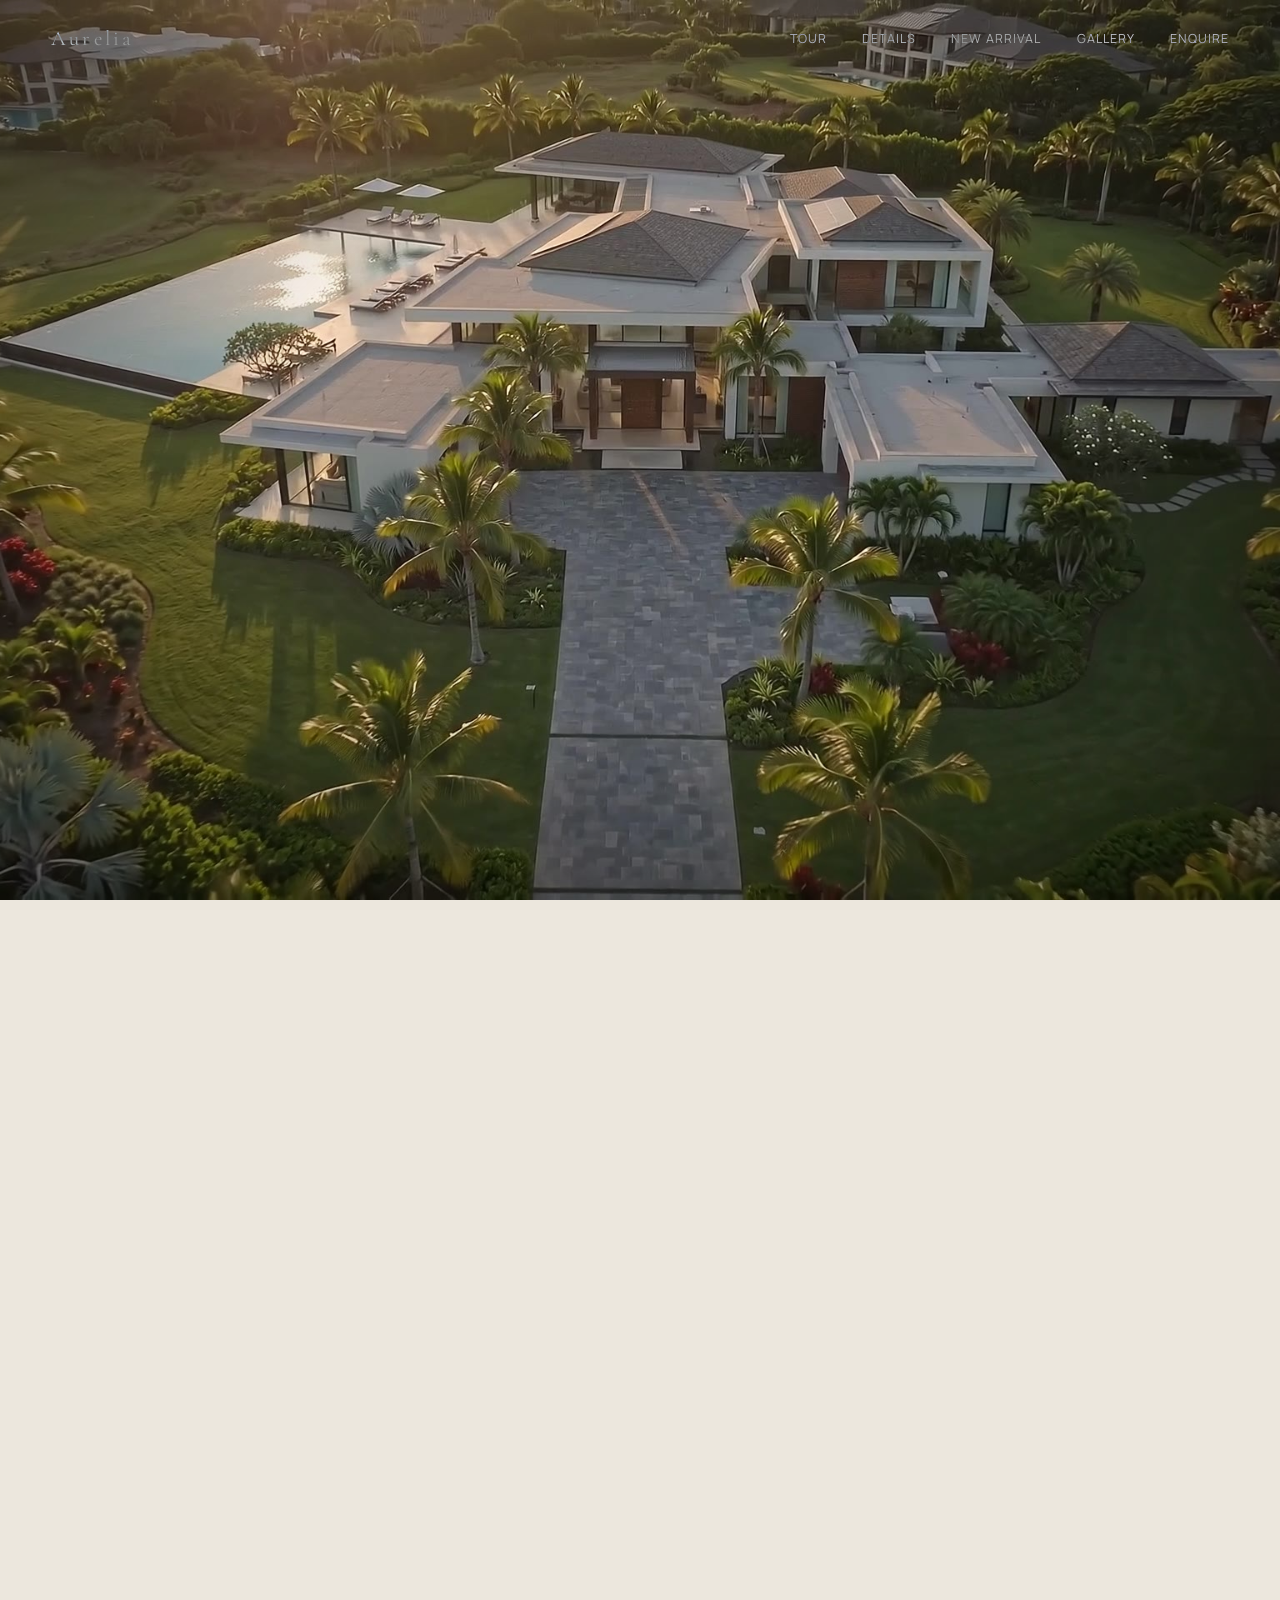
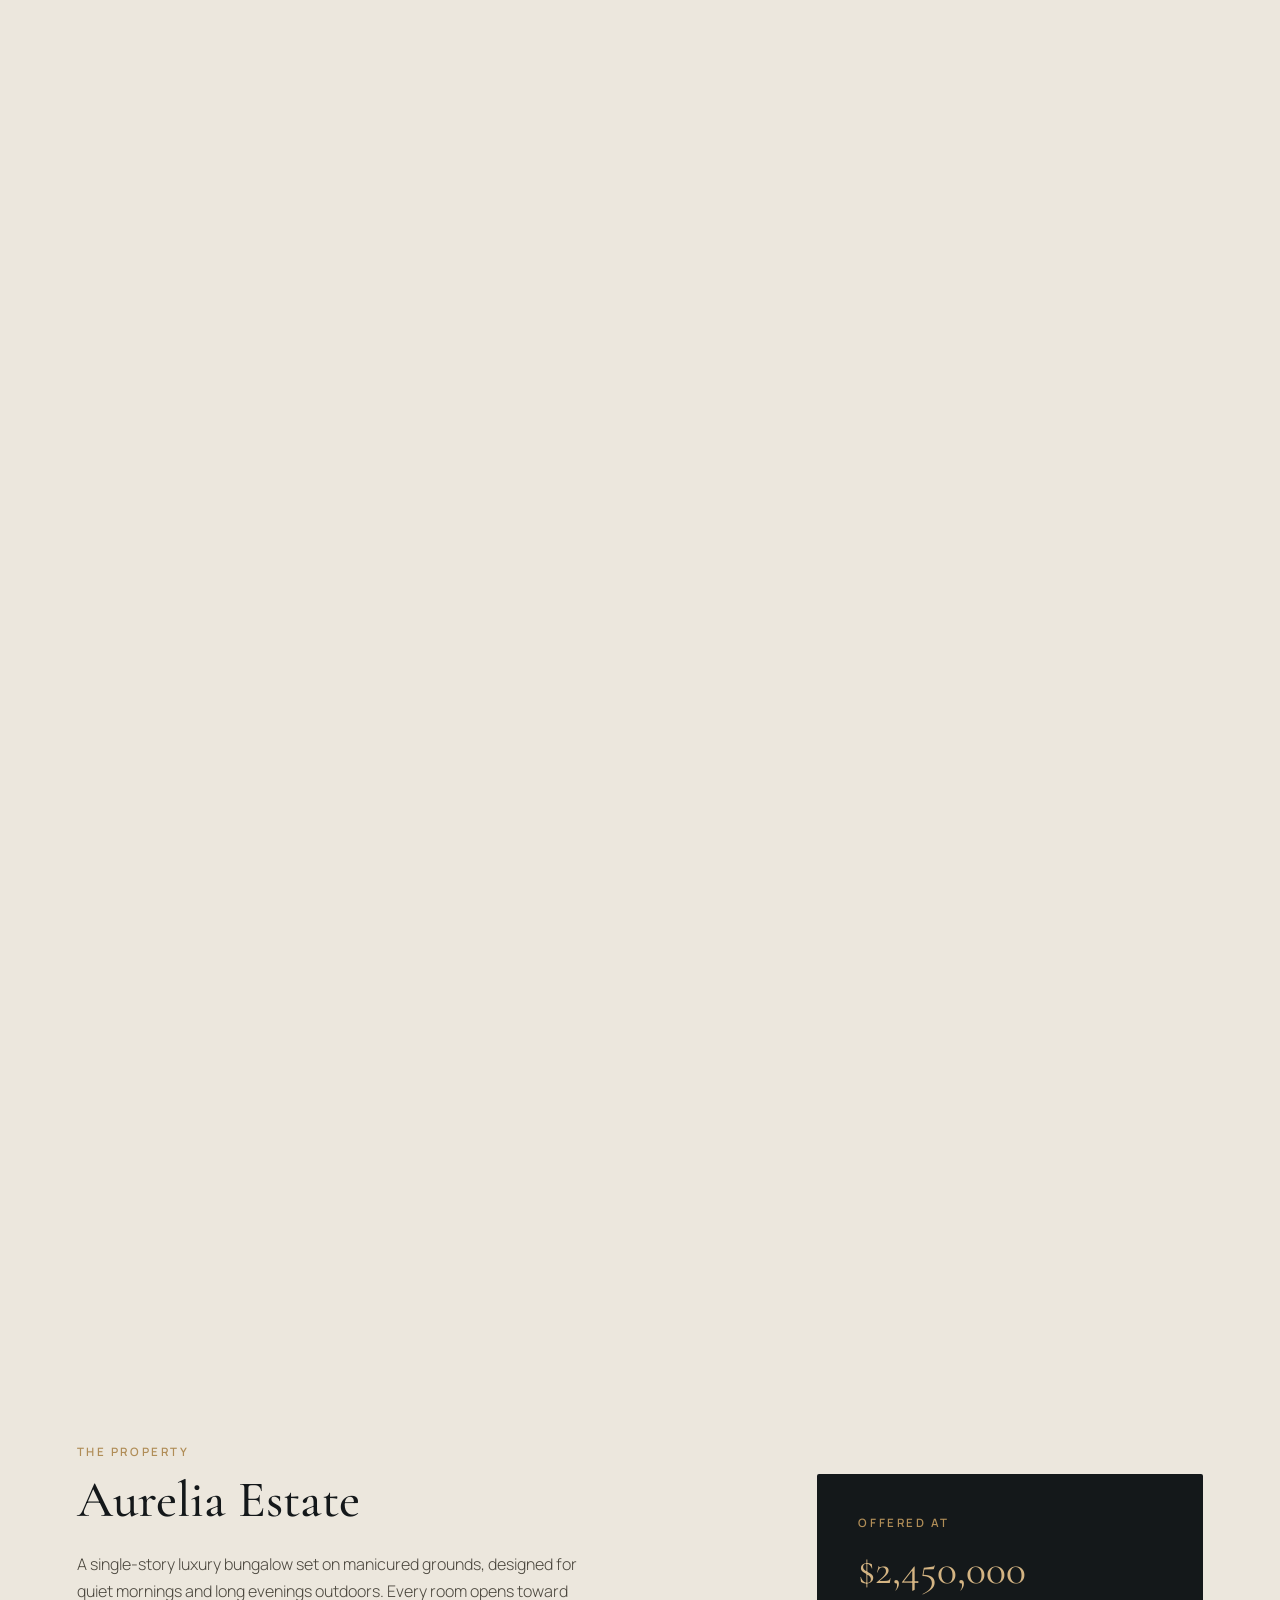
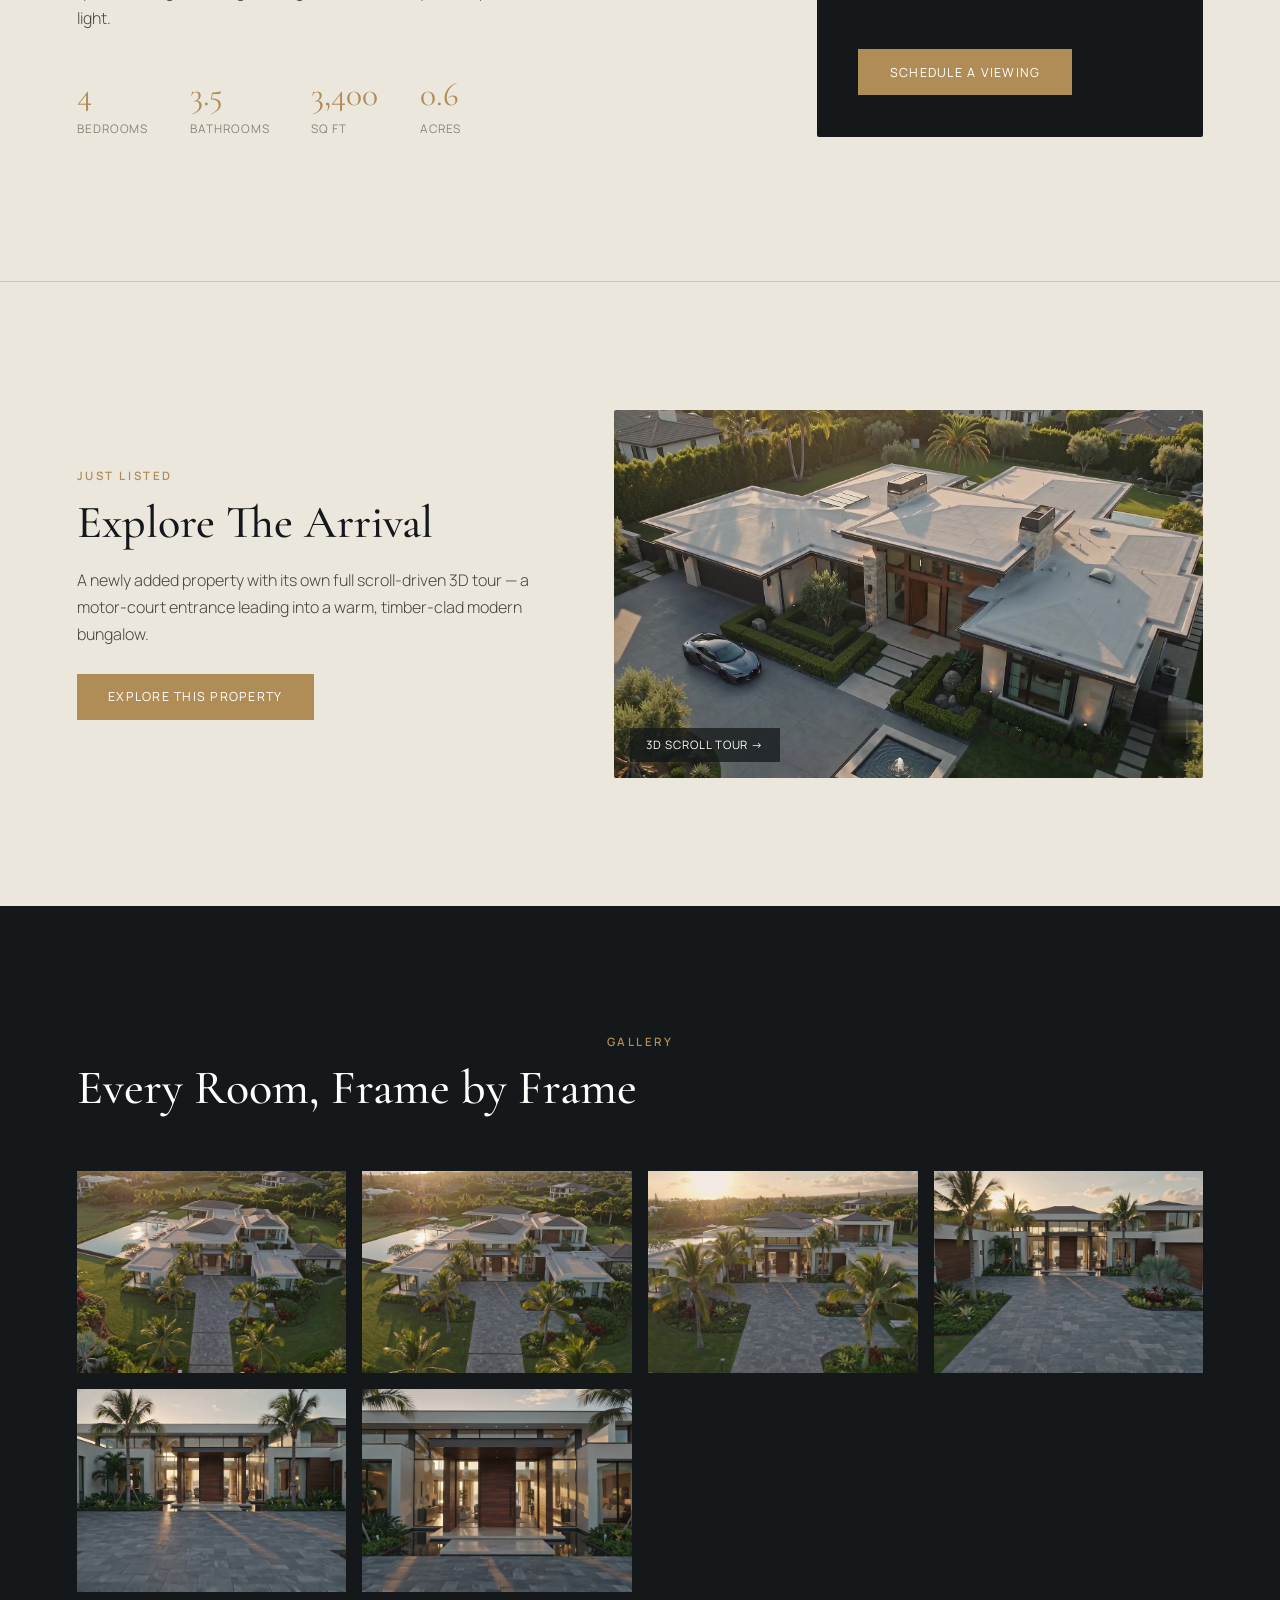
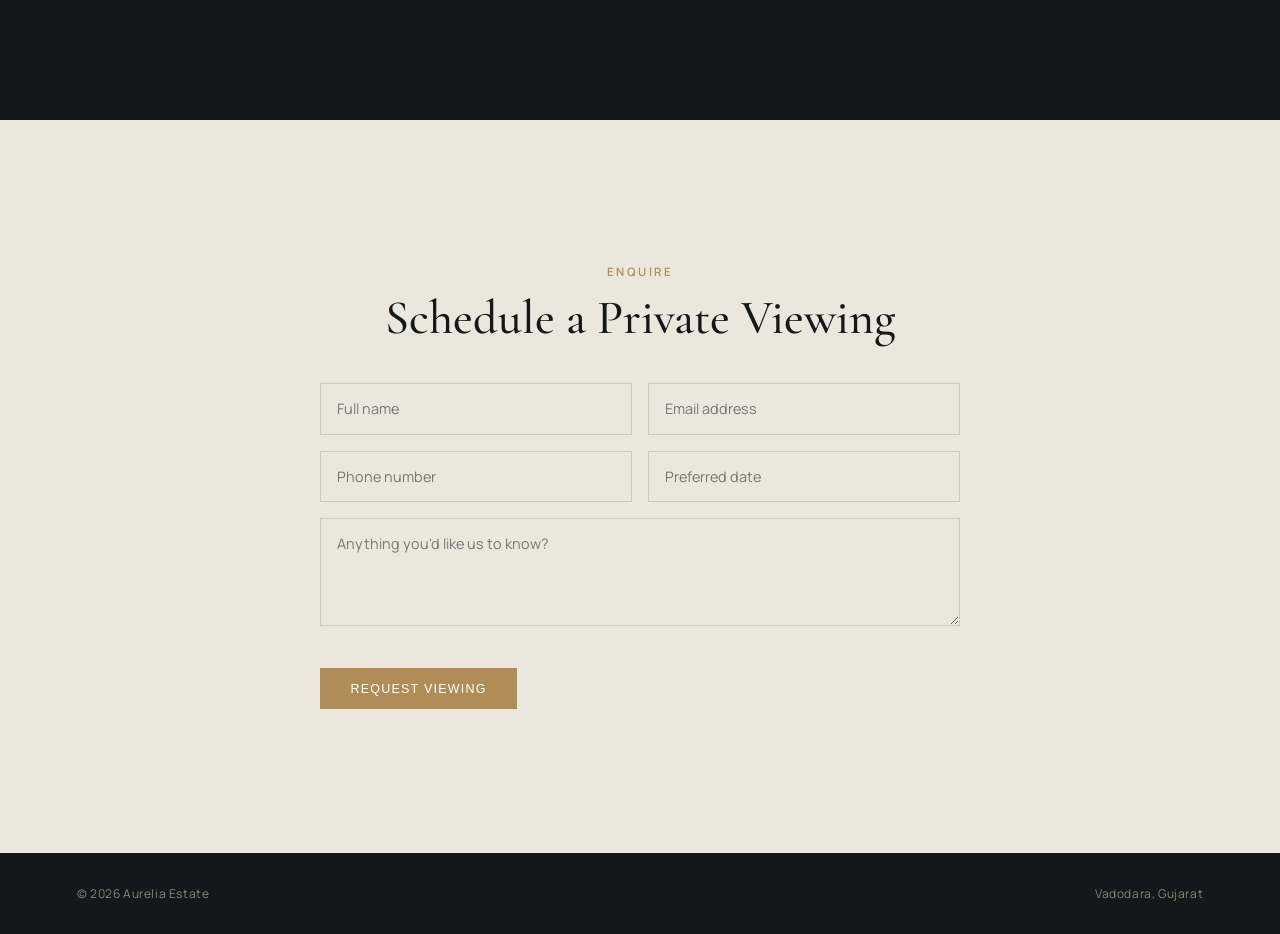
<file: index.html>
<!DOCTYPE html>
<html lang="en">
<head>
<meta charset="UTF-8">
<meta name="viewport" content="width=device-width, initial-scale=1.0">
<title>Aurelia Estate — Scroll Through the Home</title>
<link rel="preconnect" href="https://fonts.googleapis.com">
<link rel="preconnect" href="https://fonts.gstatic.com" crossorigin>
<link href="https://fonts.googleapis.com/css2?family=Cormorant+Garamond:wght@400;500;600&family=Manrope:wght@300;400;500;600&display=swap" rel="stylesheet">
<link rel="stylesheet" href="style.css">
</head>
<body>

  <!-- ============ LOADER ============ -->
  <div id="loader">
    <div class="loader-inner">
      <span class="loader-mark">AURELIA</span>
      <div class="loader-bar-track"><div class="loader-bar-fill" id="loaderFill"></div></div>
      <span class="loader-pct" id="loaderPct">0%</span>
    </div>
  </div>

  <!-- ============ NAV ============ -->
  <header class="site-nav">
    <div class="nav-mark">Aurelia</div>
    <nav class="nav-links">
      <a href="#tour">Tour</a>
      <a href="#details">Details</a>
      <a href="#arrivals">New Arrival</a>
      <a href="#gallery">Gallery</a>
      <a href="#contact">Enquire</a>
    </nav>
  </header>

  <!-- ============ SCROLL-DRIVEN 3D TOUR ============ -->
  <section id="tour" class="tour-section">
    <div class="tour-sticky">
      <canvas id="tourCanvas"></canvas>

      <!-- scroll cue -->
      <div class="scroll-cue" id="scrollCue">
        <span>Scroll to walk through</span>
        <div class="scroll-cue-line"></div>
      </div>

      <!-- text overlays, faded in/out by scroll % via JS -->
      <div class="overlay" data-range="0,0.16">
        <p class="eyebrow">Aurelia Estate</p>
        <h1>A Bungalow Built<br>Around Light</h1>
      </div>

      <div class="overlay" data-range="0.30,0.55">
        <p class="eyebrow">The Grounds</p>
        <h2>Descending Toward Home</h2>
        <p class="overlay-copy">Palm-lined pathways, manicured lawns, and an infinity pool catching the last of the golden hour.</p>
      </div>

      <div class="overlay" data-range="0.70,1.0">
        <p class="eyebrow">Arrival</p>
        <h2>Where Every Story Starts</h2>
        <p class="overlay-copy">A private estate designed to be seen from above and lived in from within.</p>
        <a href="#details" class="cta-btn">See Full Details</a>
      </div>
    </div>
  </section>

  <!-- ============ PROPERTY DETAILS ============ -->
  <section id="details" class="details-section">
    <div class="details-grid">
      <div class="details-copy">
        <p class="eyebrow">The Property</p>
        <h2>Aurelia Estate</h2>
        <p class="details-desc">
          A single-story luxury bungalow set on manicured grounds, designed for
          quiet mornings and long evenings outdoors. Every room opens toward light.
        </p>
        <div class="stat-row">
          <div class="stat"><span class="stat-num">4</span><span class="stat-label">Bedrooms</span></div>
          <div class="stat"><span class="stat-num">3.5</span><span class="stat-label">Bathrooms</span></div>
          <div class="stat"><span class="stat-num">3,400</span><span class="stat-label">Sq Ft</span></div>
          <div class="stat"><span class="stat-num">0.6</span><span class="stat-label">Acres</span></div>
        </div>
      </div>
      <div class="details-price-card">
        <p class="eyebrow">Offered At</p>
        <p class="price">$2,450,000</p>
        <a href="#contact" class="cta-btn cta-btn-solid">Schedule a Viewing</a>
      </div>
    </div>
  </section>

  <!-- ============ NEW ARRIVAL (links to sub-project) ============ -->
  <section id="arrivals" class="arrival-section">
    <div class="arrival-inner">
      <div class="arrival-copy">
        <p class="eyebrow">Just Listed</p>
        <h2>Explore The Arrival</h2>
        <p class="details-desc">A newly added property with its own full scroll-driven 3D tour — a motor-court entrance leading into a warm, timber-clad modern bungalow.</p>
        <a href="projects/arrival/index.html" class="cta-btn cta-btn-solid">Explore This Property</a>
      </div>
      <a href="projects/arrival/index.html" class="arrival-thumb">
        <img src="projects/arrival/assets/frames/frame_0030.jpg" alt="The Arrival — new listing preview">
        <span class="arrival-thumb-tag">3D Scroll Tour →</span>
      </a>
    </div>
  </section>

  <!-- ============ GALLERY ============ -->
  <section id="gallery" class="gallery-section">
    <p class="eyebrow center">Gallery</p>
    <h2 class="center">Every Room, Frame by Frame</h2>
    <div class="gallery-grid" id="galleryGrid">
      <img src="assets/gallery/gallery_1.jpg" alt="Aurelia Estate — Exterior View" loading="lazy">
      <img src="assets/gallery/gallery_2.jpg" alt="Aurelia Estate — Front Courtyard" loading="lazy">
      <img src="assets/gallery/gallery_3.jpg" alt="Aurelia Estate — Living Area" loading="lazy">
      <img src="assets/gallery/gallery_4.jpg" alt="Aurelia Estate — Poolside View" loading="lazy">
      <img src="assets/gallery/gallery_5.jpg" alt="Aurelia Estate — Master Suite" loading="lazy">
      <img src="assets/gallery/gallery_6.jpg" alt="Aurelia Estate — Sunset Grounds" loading="lazy">
    </div>
  </section>

  <!-- ============ CONTACT ============ -->
  <section id="contact" class="contact-section">
    <div class="contact-inner">
      <p class="eyebrow">Enquire</p>
      <h2>Schedule a Private Viewing</h2>
      <form class="contact-form" onsubmit="event.preventDefault(); this.reset(); alert('Thank you — we will be in touch shortly.');">
        <div class="form-row">
          <input type="text" placeholder="Full name" required>
          <input type="email" placeholder="Email address" required>
        </div>
        <div class="form-row">
          <input type="tel" placeholder="Phone number">
          <input type="text" placeholder="Preferred date">
        </div>
        <textarea placeholder="Anything you'd like us to know?" rows="4"></textarea>
        <button type="submit" class="cta-btn cta-btn-solid">Request Viewing</button>
      </form>
    </div>
  </section>

  <footer class="site-footer">
    <span>© 2026 Aurelia Estate</span>
    <span>Vadodara, Gujarat</span>
  </footer>

  <script src="script.js"></script>
</body>
</html>
</file>
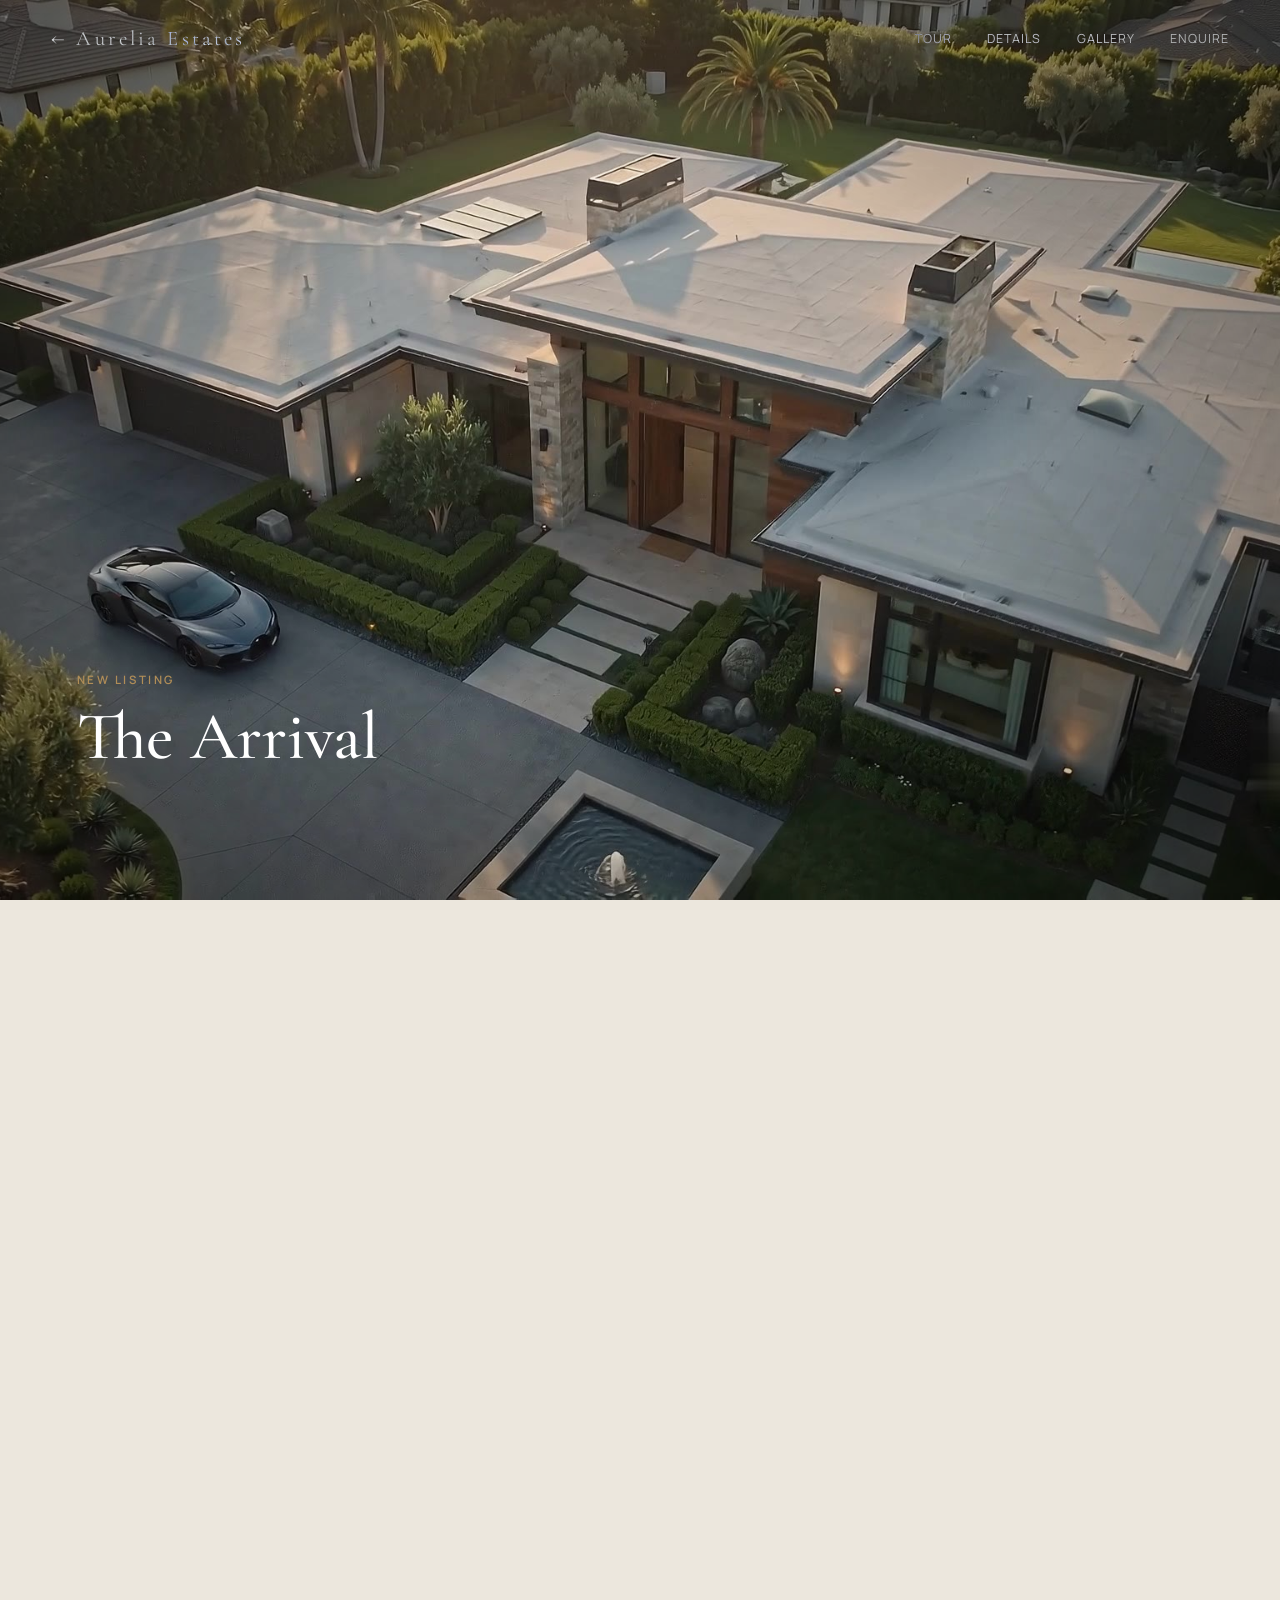
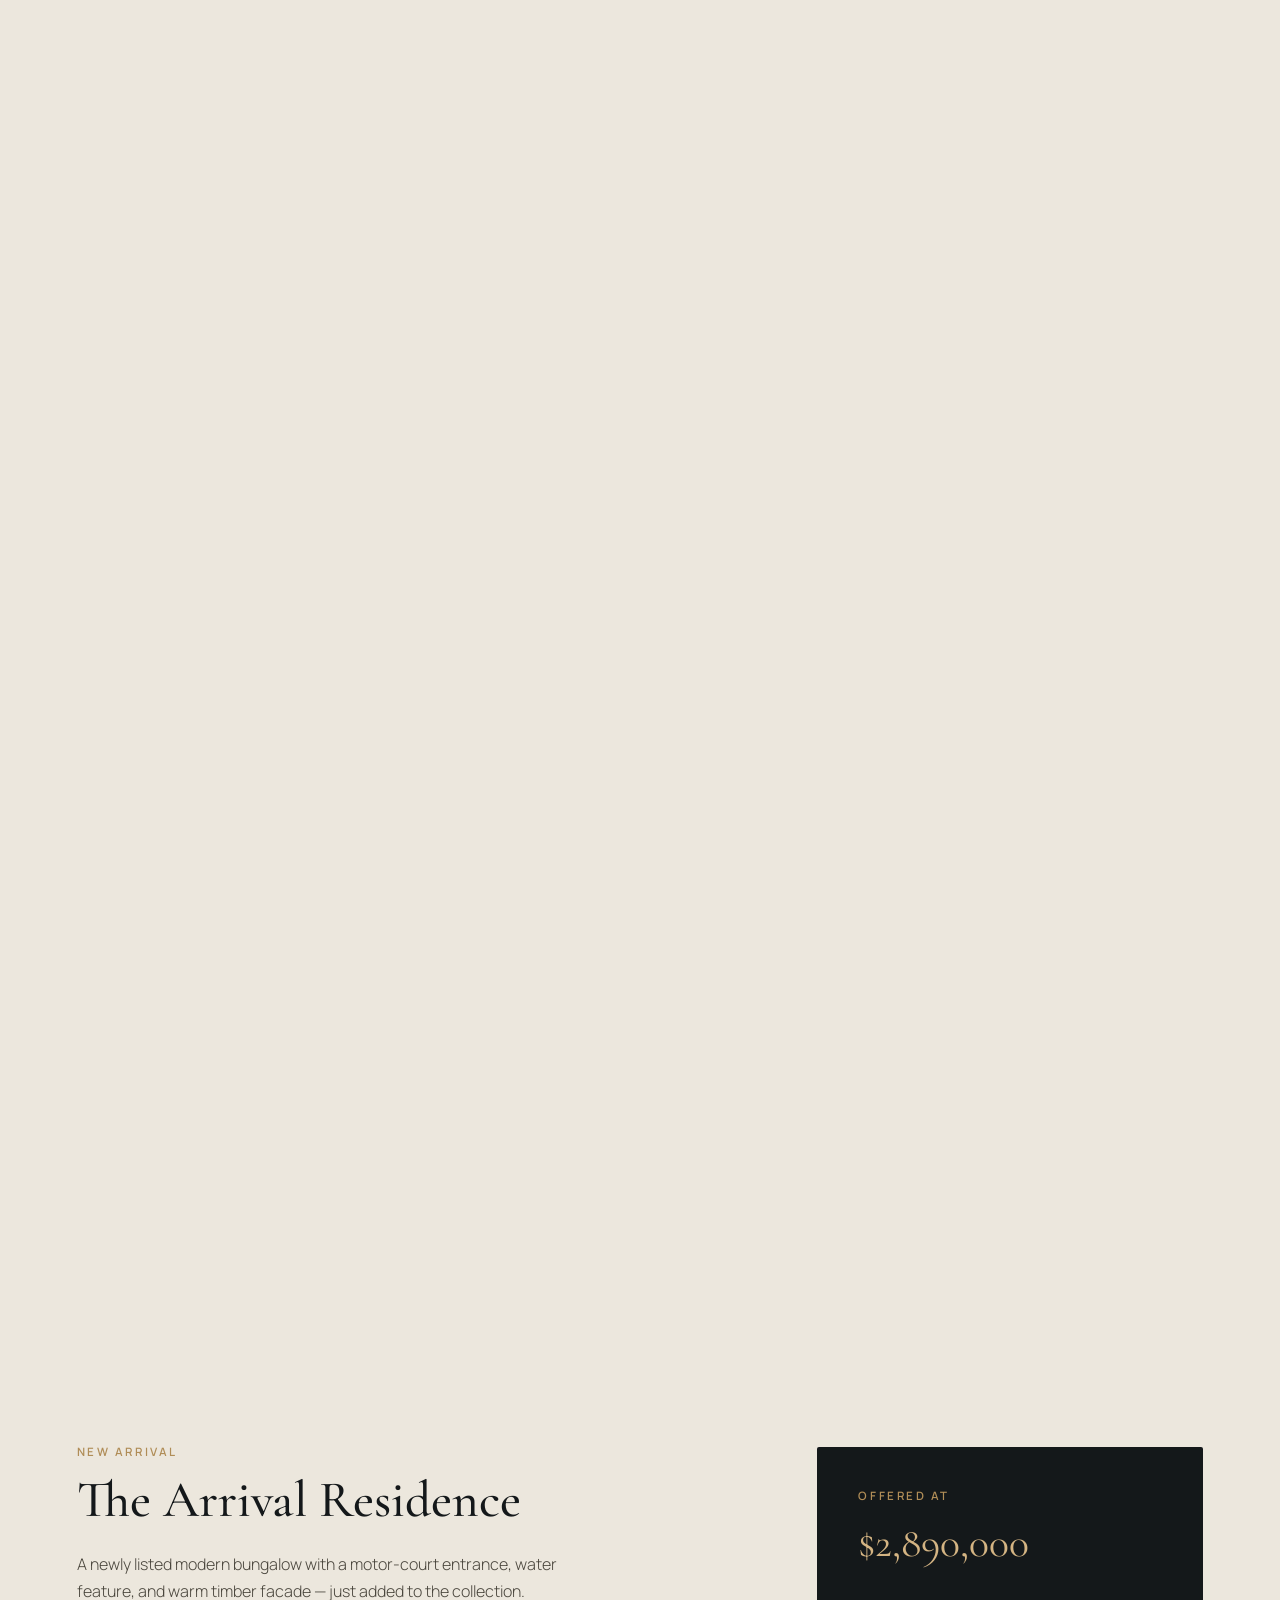
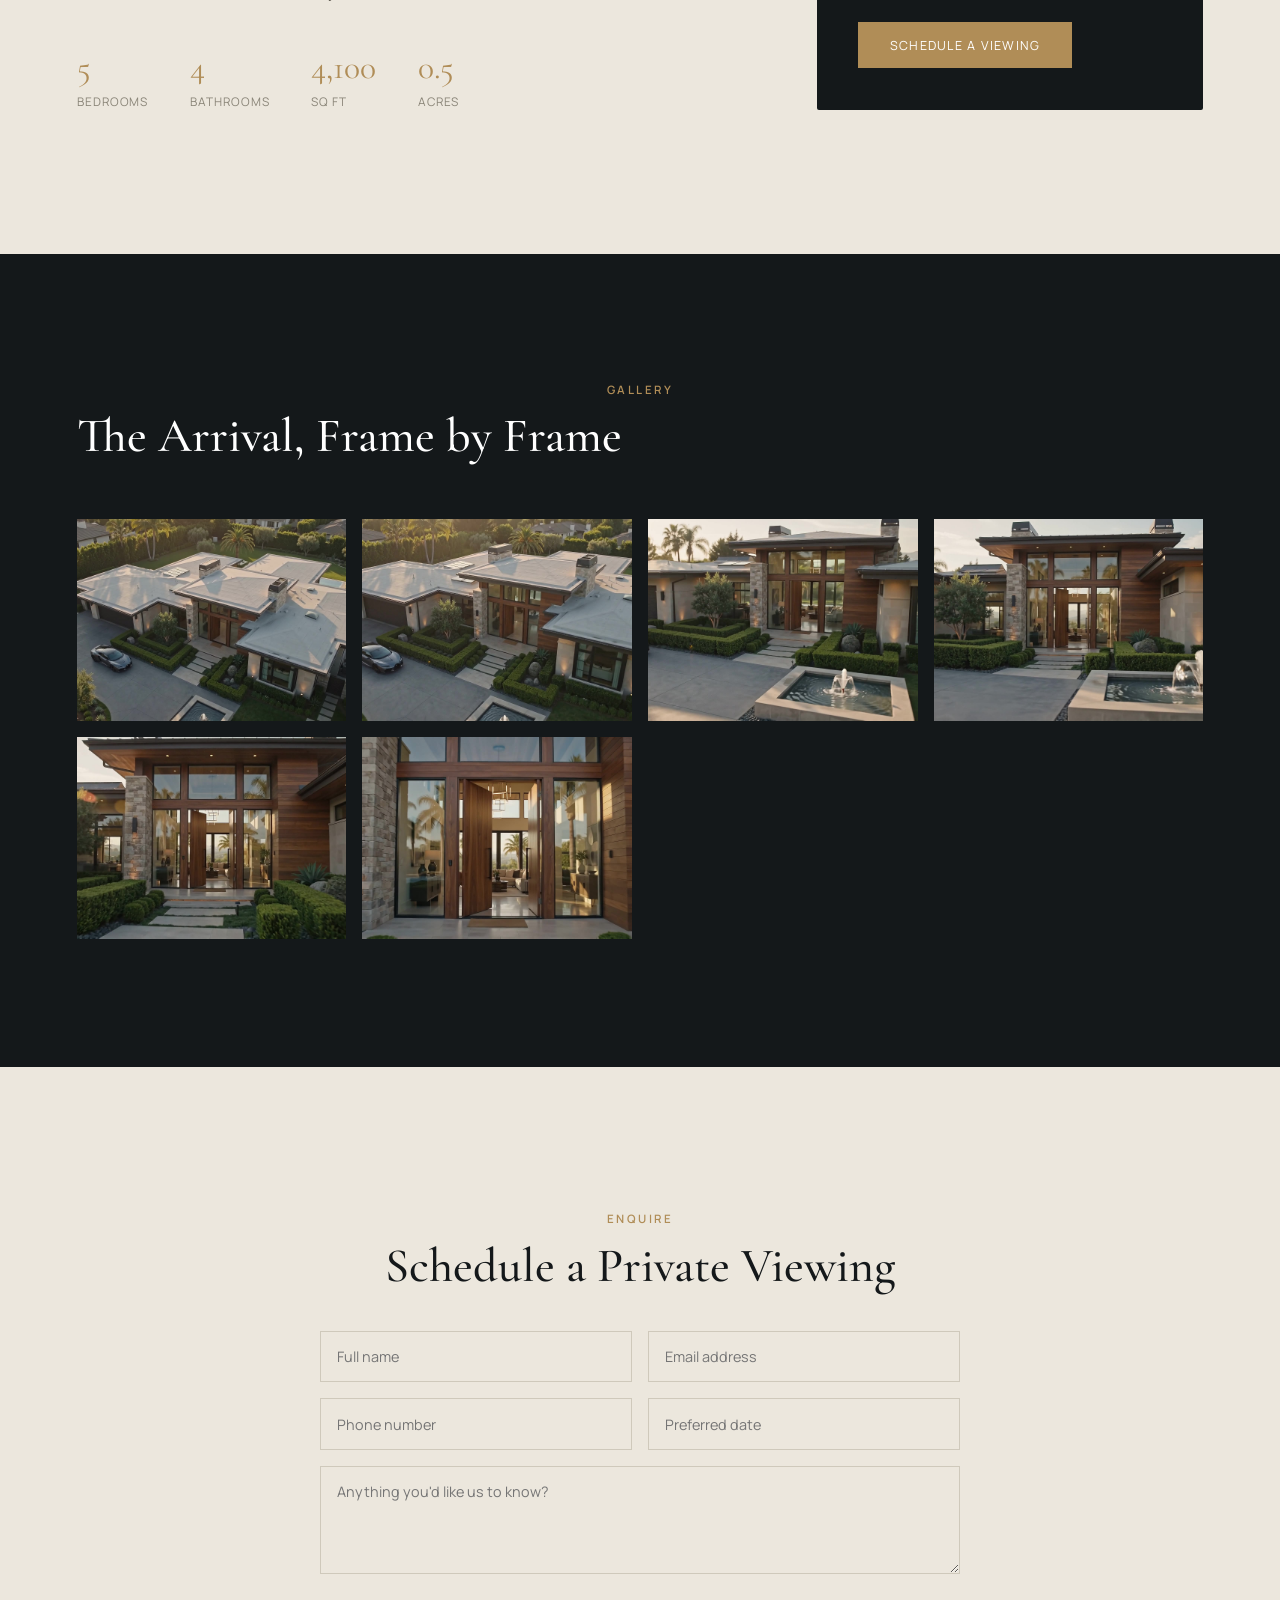
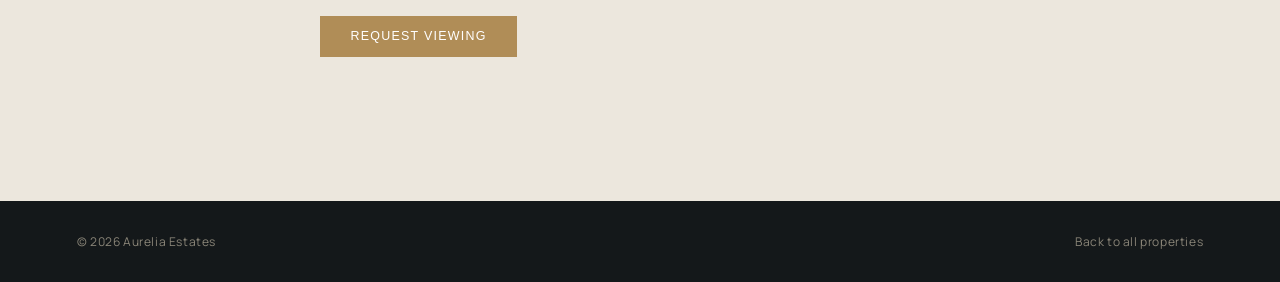
<file: projects/arrival/index.html>
<!DOCTYPE html>
<html lang="en">
<head>
<meta charset="UTF-8">
<meta name="viewport" content="width=device-width, initial-scale=1.0">
<title>The Arrival — New Listing | Aurelia Estates</title>
<link rel="preconnect" href="https://fonts.googleapis.com">
<link rel="preconnect" href="https://fonts.gstatic.com" crossorigin>
<link href="https://fonts.googleapis.com/css2?family=Cormorant+Garamond:wght@400;500;600&family=Manrope:wght@300;400;500;600&display=swap" rel="stylesheet">
<link rel="stylesheet" href="../../style.css">
</head>
<body>

  <!-- ============ LOADER ============ -->
  <div id="loader">
    <div class="loader-inner">
      <span class="loader-mark">THE ARRIVAL</span>
      <div class="loader-bar-track"><div class="loader-bar-fill" id="loaderFill"></div></div>
      <span class="loader-pct" id="loaderPct">0%</span>
    </div>
  </div>

  <!-- ============ NAV ============ -->
  <header class="site-nav">
    <a href="../../index.html" class="nav-mark">← Aurelia Estates</a>
    <nav class="nav-links">
      <a href="#tour">Tour</a>
      <a href="#details">Details</a>
      <a href="#gallery">Gallery</a>
      <a href="#contact">Enquire</a>
    </nav>
  </header>

  <!-- ============ SCROLL-DRIVEN TOUR ============ -->
  <section id="tour" class="tour-section">
    <div class="tour-sticky">
      <canvas id="tourCanvas"></canvas>

      <div class="scroll-cue" id="scrollCue">
        <span>Scroll to arrive</span>
        <div class="scroll-cue-line"></div>
      </div>

      <div class="overlay" data-range="0,0.14">
        <p class="eyebrow">New Listing</p>
        <h1>The Arrival</h1>
      </div>

      <div class="overlay" data-range="0.28,0.52">
        <p class="eyebrow">The Approach</p>
        <h2>A First Impression, Engineered</h2>
        <p class="overlay-copy">Sculpted hedges, warm wood cladding, and a motor court built to make an entrance.</p>
      </div>

      <div class="overlay" data-range="0.65,1.0">
        <p class="eyebrow">The Threshold</p>
        <h2>Home, Wide Open</h2>
        <p class="overlay-copy">Glass doors part to reveal the living space beyond — the tour continues inside.</p>
        <a href="#details" class="cta-btn">See Full Details</a>
      </div>
    </div>
  </section>

  <!-- ============ DETAILS ============ -->
  <section id="details" class="details-section">
    <div class="details-grid">
      <div class="details-copy">
        <p class="eyebrow">New Arrival</p>
        <h2>The Arrival Residence</h2>
        <p class="details-desc">
          A newly listed modern bungalow with a motor-court entrance, water feature,
          and warm timber facade — just added to the collection.
        </p>
        <div class="stat-row">
          <div class="stat"><span class="stat-num">5</span><span class="stat-label">Bedrooms</span></div>
          <div class="stat"><span class="stat-num">4</span><span class="stat-label">Bathrooms</span></div>
          <div class="stat"><span class="stat-num">4,100</span><span class="stat-label">Sq Ft</span></div>
          <div class="stat"><span class="stat-num">0.5</span><span class="stat-label">Acres</span></div>
        </div>
      </div>
      <div class="details-price-card">
        <p class="eyebrow">Offered At</p>
        <p class="price">$2,890,000</p>
        <a href="#contact" class="cta-btn cta-btn-solid">Schedule a Viewing</a>
      </div>
    </div>
  </section>

  <!-- ============ GALLERY ============ -->
  <section id="gallery" class="gallery-section">
    <p class="eyebrow center">Gallery</p>
    <h2 class="center">The Arrival, Frame by Frame</h2>
    <div class="gallery-grid" id="galleryGrid">
      <img src="assets/gallery/arrival_1.jpg" alt="The Arrival — Motor Court Entrance" loading="lazy">
      <img src="assets/gallery/arrival_2.jpg" alt="The Arrival — Timber-Clad Facade" loading="lazy">
      <img src="assets/gallery/arrival_3.jpg" alt="The Arrival — Grand Foyer & Living" loading="lazy">
      <img src="assets/gallery/arrival_4.jpg" alt="The Arrival — Private Courtyard View" loading="lazy">
      <img src="assets/gallery/arrival_5.jpg" alt="The Arrival — Master Suite Wing" loading="lazy">
      <img src="assets/gallery/arrival_6.jpg" alt="The Arrival — Landscaped Rear Grounds" loading="lazy">
    </div>
  </section>

  <!-- ============ CONTACT ============ -->
  <section id="contact" class="contact-section">
    <div class="contact-inner">
      <p class="eyebrow">Enquire</p>
      <h2>Schedule a Private Viewing</h2>
      <form class="contact-form" onsubmit="event.preventDefault(); this.reset(); alert('Thank you — we will be in touch shortly.');">
        <div class="form-row">
          <input type="text" placeholder="Full name" required>
          <input type="email" placeholder="Email address" required>
        </div>
        <div class="form-row">
          <input type="tel" placeholder="Phone number">
          <input type="text" placeholder="Preferred date">
        </div>
        <textarea placeholder="Anything you'd like us to know?" rows="4"></textarea>
        <button type="submit" class="cta-btn cta-btn-solid">Request Viewing</button>
      </form>
    </div>
  </section>

  <footer class="site-footer">
    <span>© 2026 Aurelia Estates</span>
    <a href="../../index.html">Back to all properties</a>
  </footer>

  <script src="../../script.js"></script>
</body>
</html>
</file>
<file: style.css>
/* ============ TOKENS ============ */
:root{
  --ink: #14181a;
  --ink-soft: #1e2426;
  --stone: #ece7dd;
  --stone-dim: #cfc9bb;
  --brass: #b08d57;
  --brass-light: #d4b483;
  --text-muted: #8a8578;
  --serif: "Cormorant Garamond", serif;
  --sans: "Manrope", sans-serif;
  --ease: cubic-bezier(.22,.61,.36,1);
}

*{ margin:0; padding:0; box-sizing:border-box; }
html{ -webkit-font-smoothing: antialiased; -moz-osx-font-smoothing: grayscale; text-rendering: optimizeLegibility; }
body{
  background: var(--stone);
  color: var(--ink);
  font-family: var(--sans);
  overflow-x:hidden;
  -webkit-overflow-scrolling: touch;
}
a{ text-decoration:none; color:inherit; }

.eyebrow{
  font-family: var(--sans);
  text-transform:uppercase;
  letter-spacing:.22em;
  font-size:.72rem;
  font-weight:600;
  color: var(--brass);
  margin-bottom:.9rem;
}
.eyebrow.center{ text-align:center; }
h1,h2,h3{ font-family:var(--serif); font-weight:500; line-height:1.08; }

/* ============ LOADER ============ */
#loader{
  position:fixed; inset:0; z-index:9999;
  background:var(--ink);
  display:flex; align-items:center; justify-content:center;
  transition: opacity 1s var(--ease), visibility 1s var(--ease), transform 1.2s var(--ease);
}
#loader.hidden{
  opacity:0;
  visibility:hidden;
  pointer-events:none;
  transform: scale(1.03);
}
.loader-inner{
  text-align:center;
  color:var(--stone);
  transition: transform .9s var(--ease), opacity .9s var(--ease);
}
#loader.hidden .loader-inner{
  transform: translateY(-16px);
  opacity: 0;
}
.loader-mark{
  font-family:var(--serif);
  font-size:2.2rem;
  letter-spacing:.42em;
  display:block;
  margin-bottom:2.2rem;
  color:var(--brass-light);
  text-shadow: 0 0 24px rgba(212, 180, 131, 0.25);
  transition: letter-spacing 1.2s var(--ease);
}
.loader-bar-track{
  width:240px; height:2px;
  background:rgba(236,231,221,.12);
  margin:0 auto;
  position: relative;
  overflow: hidden;
  border-radius: 1px;
}
.loader-bar-fill{
  height:100%; width:0%;
  background: linear-gradient(90deg, var(--brass) 0%, var(--brass-light) 100%);
  box-shadow: 0 0 12px rgba(212, 180, 131, 0.6);
  transition: width .6s var(--ease);
}
.loader-pct{
  display:block; margin-top:1.2rem; font-size:.74rem;
  letter-spacing:.22em; color:var(--text-muted);
  font-variant-numeric: tabular-nums;
}

/* ============ NAV ============ */
.site-nav{
  position:fixed; top:0; left:0; right:0; z-index:500;
  display:flex; align-items:center; justify-content:space-between;
  padding: 1.6rem 4vw;
  mix-blend-mode: difference;
}
.nav-mark{
  font-family:var(--serif); font-size:1.3rem; letter-spacing:.15em; color:#fff;
}
.nav-links{ display:flex; gap:2.2rem; }
.nav-links a{
  color:#fff; font-size:.78rem; letter-spacing:.08em; text-transform:uppercase;
  opacity:.85; transition:opacity .3s;
}
.nav-links a:hover{ opacity:1; }

/* ============ TOUR (SCROLL-SCRUBBED) ============ */
.tour-section{
  position:relative;
  height: 500vh;
}
.tour-sticky{
  position:sticky; top:0; left:0;
  height:100vh;
  height:100dvh;
  width:100%;
  overflow:hidden;
  background:var(--ink);
  transform: translateZ(0);
  -webkit-transform: translateZ(0);
  will-change: transform;
}
#tourCanvas{
  position:absolute; inset:0;
  width:100%; height:100%;
  pointer-events:none;
  background:var(--ink);
  transform: translateZ(0);
  -webkit-transform: translateZ(0);
}
.tour-sticky::after{
  /* subtle vignette for cinematic feel over the canvas */
  content:""; position:absolute; inset:0; pointer-events:none;
  background: radial-gradient(ellipse at center, rgba(0,0,0,0) 40%, rgba(0,0,0,.45) 100%);
}

.scroll-cue{
  position:absolute; bottom:2.4rem; left:50%; transform:translateX(-50%);
  display:flex; flex-direction:column; align-items:center; gap:.6rem;
  color:#fff; font-size:.68rem; letter-spacing:.15em; text-transform:uppercase;
  opacity:.85; z-index:5; transition:opacity .5s var(--ease);
}
.scroll-cue-line{
  width:1px; height:34px; background:rgba(255,255,255,.5);
  overflow:hidden; position:relative;
}
.scroll-cue-line::after{
  content:""; position:absolute; top:-100%; left:0; width:100%; height:100%;
  background:var(--brass-light);
  animation: cueDrop 1.8s ease-in-out infinite;
}
@keyframes cueDrop{
  0%{ top:-100%; } 60%{ top:100%; } 100%{ top:100%; }
}
.scroll-cue.hide{ opacity:0; }

.overlay{
  position:absolute; left:6vw; bottom:14vh; max-width:560px;
  color:#fff; z-index:4;
  opacity:0; transform:translateY(24px);
  transition: opacity .7s var(--ease), transform .7s var(--ease);
  pointer-events:none;
}
.overlay.visible{ opacity:1; transform:translateY(0); pointer-events:auto; }
.overlay h1{ font-size:clamp(2.4rem, 5.5vw, 4.2rem); color:#fff; }
.overlay h2{ font-size:clamp(1.9rem, 4vw, 3rem); color:#fff; }
.overlay-copy{
  margin-top:1rem; font-size:1rem; font-weight:300; color:rgba(255,255,255,.82);
  max-width:420px; line-height:1.6;
}

.cta-btn{
  display:inline-block; margin-top:1.6rem;
  padding:.85rem 1.9rem; font-size:.78rem; letter-spacing:.1em; text-transform:uppercase;
  border:1px solid rgba(255,255,255,.6); color:#fff;
  transition: background .35s var(--ease), color .35s var(--ease), border-color .35s var(--ease);
}
.cta-btn:hover{ background:#fff; color:var(--ink); border-color:#fff; }
.cta-btn-solid{
  background:var(--brass); border-color:var(--brass); color:#fff;
}
.cta-btn-solid:hover{ background:var(--brass-light); border-color:var(--brass-light); color:var(--ink); }

/* ============ DETAILS ============ */
.details-section{ padding:9rem 6vw; background:var(--stone); }
.details-grid{
  display:grid; grid-template-columns:1.4fr .8fr; gap:4rem;
  max-width:1200px; margin:0 auto; align-items:end;
}
.details-copy h2{ font-size:clamp(2.4rem,4vw,3.4rem); margin-bottom:1.4rem; }
.details-desc{ max-width:520px; color:#4a463d; line-height:1.7; font-weight:300; }
.stat-row{ display:flex; gap:2.6rem; margin-top:2.6rem; flex-wrap:wrap; }
.stat{ display:flex; flex-direction:column; }
.stat-num{ font-family:var(--serif); font-size:2.1rem; color:var(--brass); }
.stat-label{ font-size:.74rem; letter-spacing:.08em; text-transform:uppercase; color:var(--text-muted); margin-top:.3rem; }

.details-price-card{
  background:var(--ink); color:var(--stone);
  padding:2.6rem; border-radius:2px;
}
.price{ font-family:var(--serif); font-size:2.6rem; color:var(--brass-light); margin:.6rem 0 1.8rem; }

/* ============ NEW ARRIVAL LINK ============ */
.arrival-section{ padding:8rem 6vw; background:var(--stone); border-top:1px solid var(--stone-dim); }
.arrival-inner{
  display:grid; grid-template-columns:.9fr 1.1fr; gap:3.5rem;
  max-width:1200px; margin:0 auto; align-items:center;
}
.arrival-copy h2{ font-size:clamp(2.1rem,3.6vw,3rem); margin-bottom:1.2rem; }
.arrival-thumb{
  position:relative; display:block; overflow:hidden; border-radius:2px;
  aspect-ratio:16/10;
}
.arrival-thumb img{
  width:100%; height:100%; object-fit:cover;
  transition: transform .6s var(--ease);
}
.arrival-thumb:hover img{ transform:scale(1.05); }
.arrival-thumb-tag{
  position:absolute; bottom:1rem; left:1rem;
  background:rgba(20,24,26,.75); color:#fff;
  padding:.6rem 1rem; font-size:.72rem; letter-spacing:.08em; text-transform:uppercase;
}

@media (max-width: 780px){
  .arrival-inner{ grid-template-columns:1fr; }
}

/* ============ GALLERY ============ */
.gallery-section{ padding:8rem 6vw; background:var(--ink); color:var(--stone); }
.gallery-section h2{ font-size:clamp(2rem,4vw,3rem); margin-bottom:3.5rem; color:#fff; }
.gallery-grid{
  display:grid; grid-template-columns:repeat(auto-fit, minmax(260px,1fr));
  gap:1rem; max-width:1300px; margin:0 auto;
}
.gallery-grid img{
  width:100%; aspect-ratio:4/3; object-fit:cover;
  filter:saturate(.95); transition:transform .5s var(--ease);
}
.gallery-grid img:hover{ transform:scale(1.03); }

/* ============ CONTACT ============ */
.contact-section{ padding:9rem 6vw; background:var(--stone); }
.contact-inner{ max-width:640px; margin:0 auto; text-align:center; }
.contact-inner h2{ font-size:clamp(2.2rem,4vw,3rem); margin-bottom:2.4rem; }
.contact-form{ display:flex; flex-direction:column; gap:1rem; text-align:left; }
.form-row{ display:flex; gap:1rem; }
.contact-form input, .contact-form textarea{
  flex:1; padding:.95rem 1rem; border:1px solid var(--stone-dim);
  background:transparent; font-family:var(--sans); font-size:.9rem;
  color:var(--ink); outline:none; transition:border-color .3s;
}
.contact-form input:focus, .contact-form textarea:focus{ border-color:var(--brass); }
.contact-form button{ align-self:flex-start; border:none; cursor:pointer; }

/* ============ FOOTER ============ */
.site-footer{
  display:flex; justify-content:space-between;
  padding:2rem 6vw; background:var(--ink); color:var(--text-muted);
  font-size:.75rem; letter-spacing:.05em;
}

/* ============ RESPONSIVE & MOBILE POLISH ============ */
@media (max-width: 780px){
  /* Container heights with dvh support */
  .tour-section{ height: 320vh; }
  .tour-sticky{ height: 100vh; height: 100dvh; background: var(--ink); }

  /* Floating Luxury Quick Access Bar on Mobile */
  .site-nav{
    position: fixed;
    top: 0.65rem;
    left: 3vw;
    right: 3vw;
    z-index: 990;
    padding: 0.45rem 0.75rem;
    background: rgba(20, 24, 26, 0.9);
    backdrop-filter: blur(24px);
    -webkit-backdrop-filter: blur(24px);
    border: 1px solid rgba(212, 180, 131, 0.35);
    border-radius: 999px;
    box-shadow: 0 8px 30px rgba(0, 0, 0, 0.5), inset 0 1px 0 rgba(255, 255, 255, 0.1);
    mix-blend-mode: normal;
    display: flex;
    align-items: center;
    justify-content: space-between;
    gap: 0.3rem;
  }
  .nav-mark{
    font-size: 0.95rem;
    letter-spacing: 0.06em;
    color: var(--brass-light);
    padding-left: 0.3rem;
    white-space: nowrap;
    font-weight: 500;
  }
  .nav-links{
    display: flex;
    gap: 0.2rem;
    align-items: center;
    overflow-x: auto;
    scrollbar-width: none;
    -ms-overflow-style: none;
  }
  .nav-links::-webkit-scrollbar{ display: none; }
  .nav-links a{
    color: rgba(255, 255, 255, 0.85);
    font-size: 0.62rem;
    letter-spacing: 0.04em;
    padding: 0.3rem 0.55rem;
    border-radius: 999px;
    white-space: nowrap;
    background: transparent;
    transition: background 0.2s, color 0.2s;
  }
  .nav-links a:hover, .nav-links a:active{
    background: rgba(212, 180, 131, 0.22);
    color: var(--brass-light);
  }

  /* Loader on mobile */
  .loader-mark{ font-size: 1.7rem; letter-spacing: .3em; margin-bottom: 1.5rem; }
  .loader-bar-track{ width: 180px; }

  /* Scroll cue on mobile - hidden to prevent text collision */
  .scroll-cue{ display: none !important; }

  /* Full-Bleed Mobile Overlays (Floating Glassmorphic Bottom Card) */
  .overlay{
    left: 5vw;
    right: 5vw;
    bottom: 6vh;
    max-width: none;
    text-align: center;
    background: rgba(20, 24, 26, 0.75);
    backdrop-filter: blur(18px);
    -webkit-backdrop-filter: blur(18px);
    padding: 1.2rem 1.4rem;
    border-radius: 14px;
    border: 1px solid rgba(212, 180, 131, 0.3);
    box-shadow: 0 12px 40px rgba(0, 0, 0, 0.6);
    transform: translateY(14px);
  }
  .overlay.visible{
    opacity: 1;
    transform: translateY(0);
  }
  .overlay .eyebrow{
    margin-bottom: 0.35rem;
    font-size: 0.65rem;
  }
  .overlay h1{
    font-size: clamp(1.35rem, 5.5vw, 1.8rem);
    line-height: 1.15;
  }
  .overlay h2{
    font-size: clamp(1.25rem, 5vw, 1.6rem);
    line-height: 1.15;
  }
  .overlay-copy{
    font-size: 0.8rem;
    line-height: 1.45;
    margin-top: 0.35rem;
    max-width: none;
  }
  .cta-btn{
    margin-top: 0.75rem;
    padding: 0.6rem 1.3rem;
    font-size: 0.68rem;
  }

  /* Details Section on mobile */
  .details-section{ padding: 4rem 5vw; }
  .details-grid{ grid-template-columns: 1fr; gap: 2rem; }
  .details-copy h2{ font-size: clamp(1.8rem, 6vw, 2.4rem); margin-bottom: 0.8rem; }
  .details-desc{ font-size: 0.9rem; line-height: 1.6; }
  .stat-row{
    display: grid;
    grid-template-columns: repeat(2, 1fr);
    gap: 1.2rem;
    margin-top: 1.5rem;
  }
  .stat-num{ font-size: 1.7rem; }
  .stat-label{ font-size: 0.66rem; }
  .details-price-card{ padding: 1.6rem; }
  .price{ font-size: 1.9rem; margin: 0.3rem 0 1rem; }

  /* New Arrival on mobile */
  .arrival-section{ padding: 4rem 5vw; }
  .arrival-inner{ grid-template-columns: 1fr; gap: 1.8rem; }
  .arrival-copy h2{ font-size: clamp(1.7rem, 5.5vw, 2.2rem); margin-bottom: 0.8rem; }

  /* Gallery Section on mobile */
  .gallery-section{ padding: 4rem 5vw; }
  .gallery-section h2{ font-size: clamp(1.6rem, 5.5vw, 2.2rem); margin-bottom: 1.8rem; }
  .gallery-grid{
    grid-template-columns: repeat(auto-fit, minmax(240px, 1fr));
    gap: 0.75rem;
  }

  /* Contact Section on mobile */
  .contact-section{ padding: 4rem 5vw; }
  .contact-inner h2{ font-size: clamp(1.7rem, 5.5vw, 2.2rem); margin-bottom: 1.4rem; }
  .form-row{ flex-direction: column; gap: 0.75rem; }
  .contact-form input, .contact-form textarea{ padding: 0.8rem 0.9rem; font-size: 0.85rem; }

  /* Footer on mobile */
  .site-footer{
    flex-direction: column;
    gap: 0.5rem;
    text-align: center;
    padding: 1.5rem 5vw;
  }
}

@media (max-width: 400px){
  .nav-links{ gap: 0.15rem; }
  .nav-links a{ font-size: 0.58rem; padding: 0.28rem 0.45rem; }
  .gallery-grid{ grid-template-columns: 1fr; }
}

@media (prefers-reduced-motion: reduce){
  *{ animation:none !important; transition:none !important; }
}
</file>
